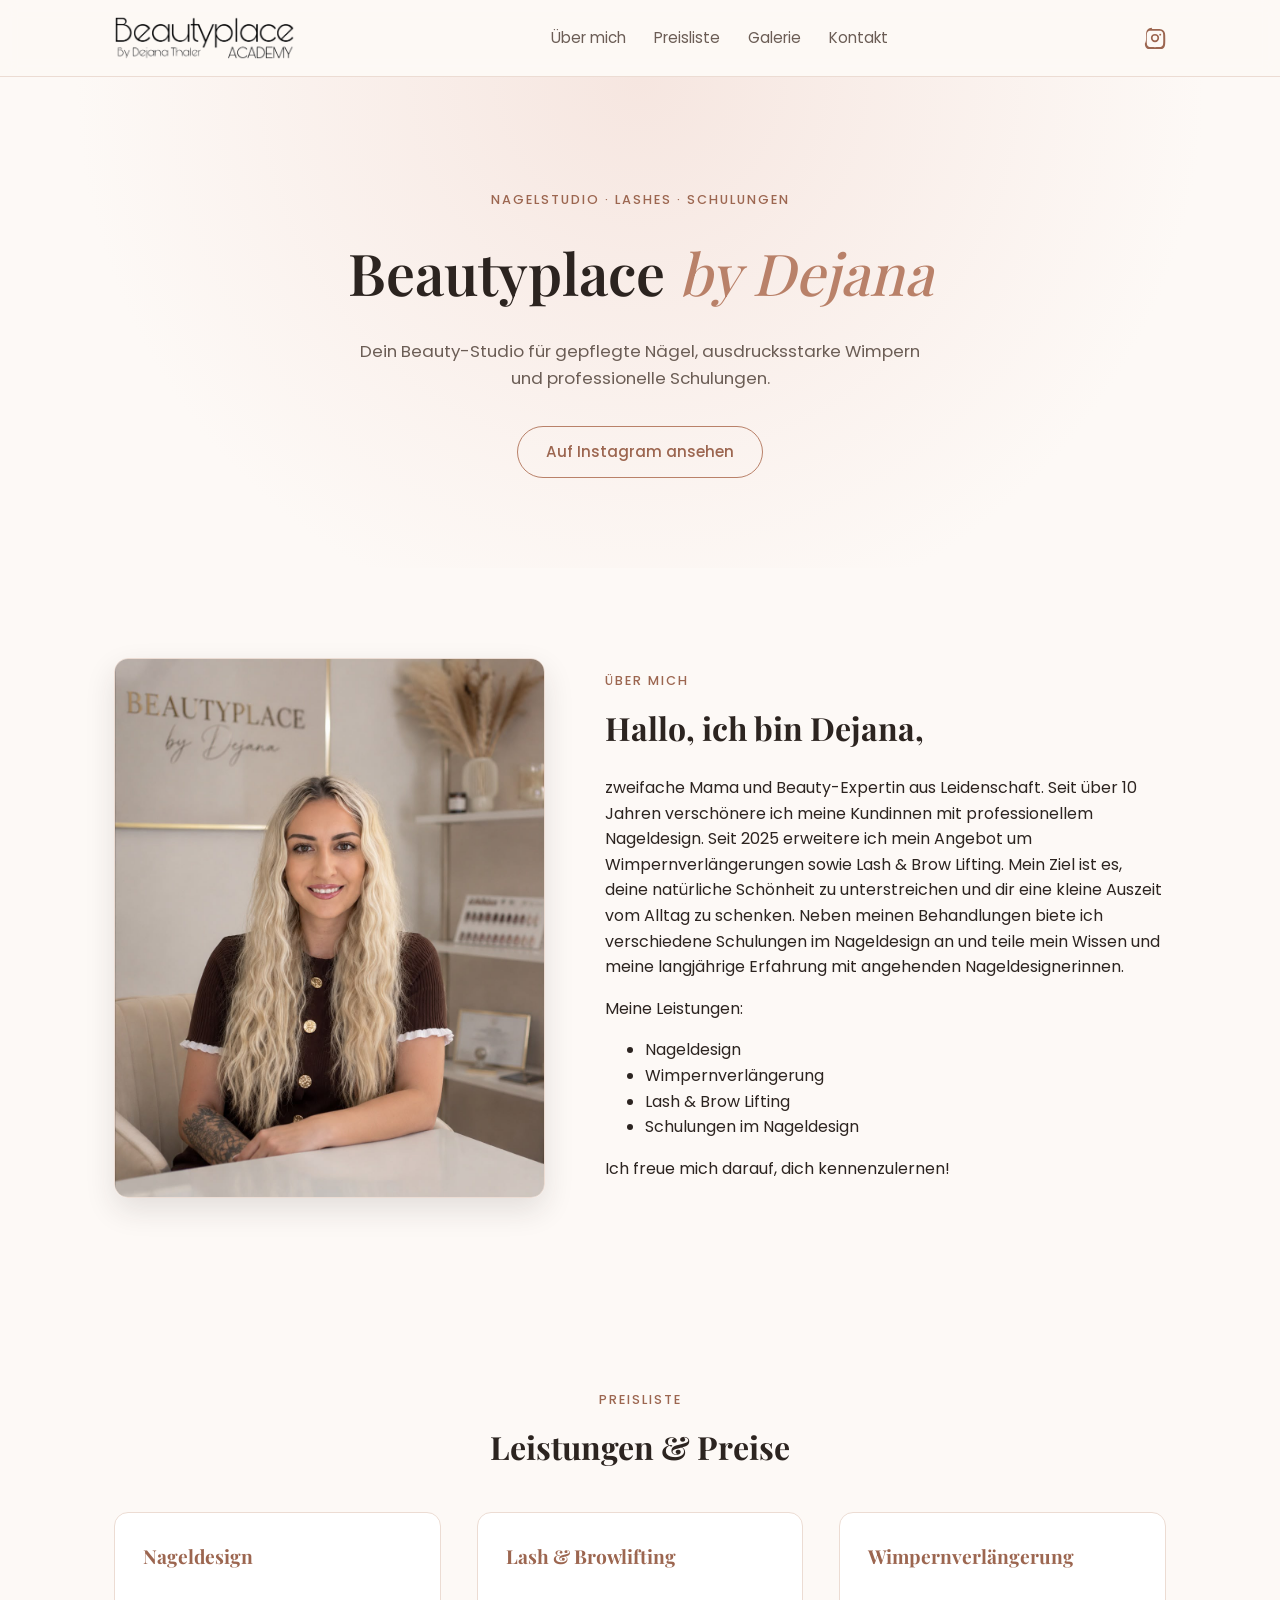
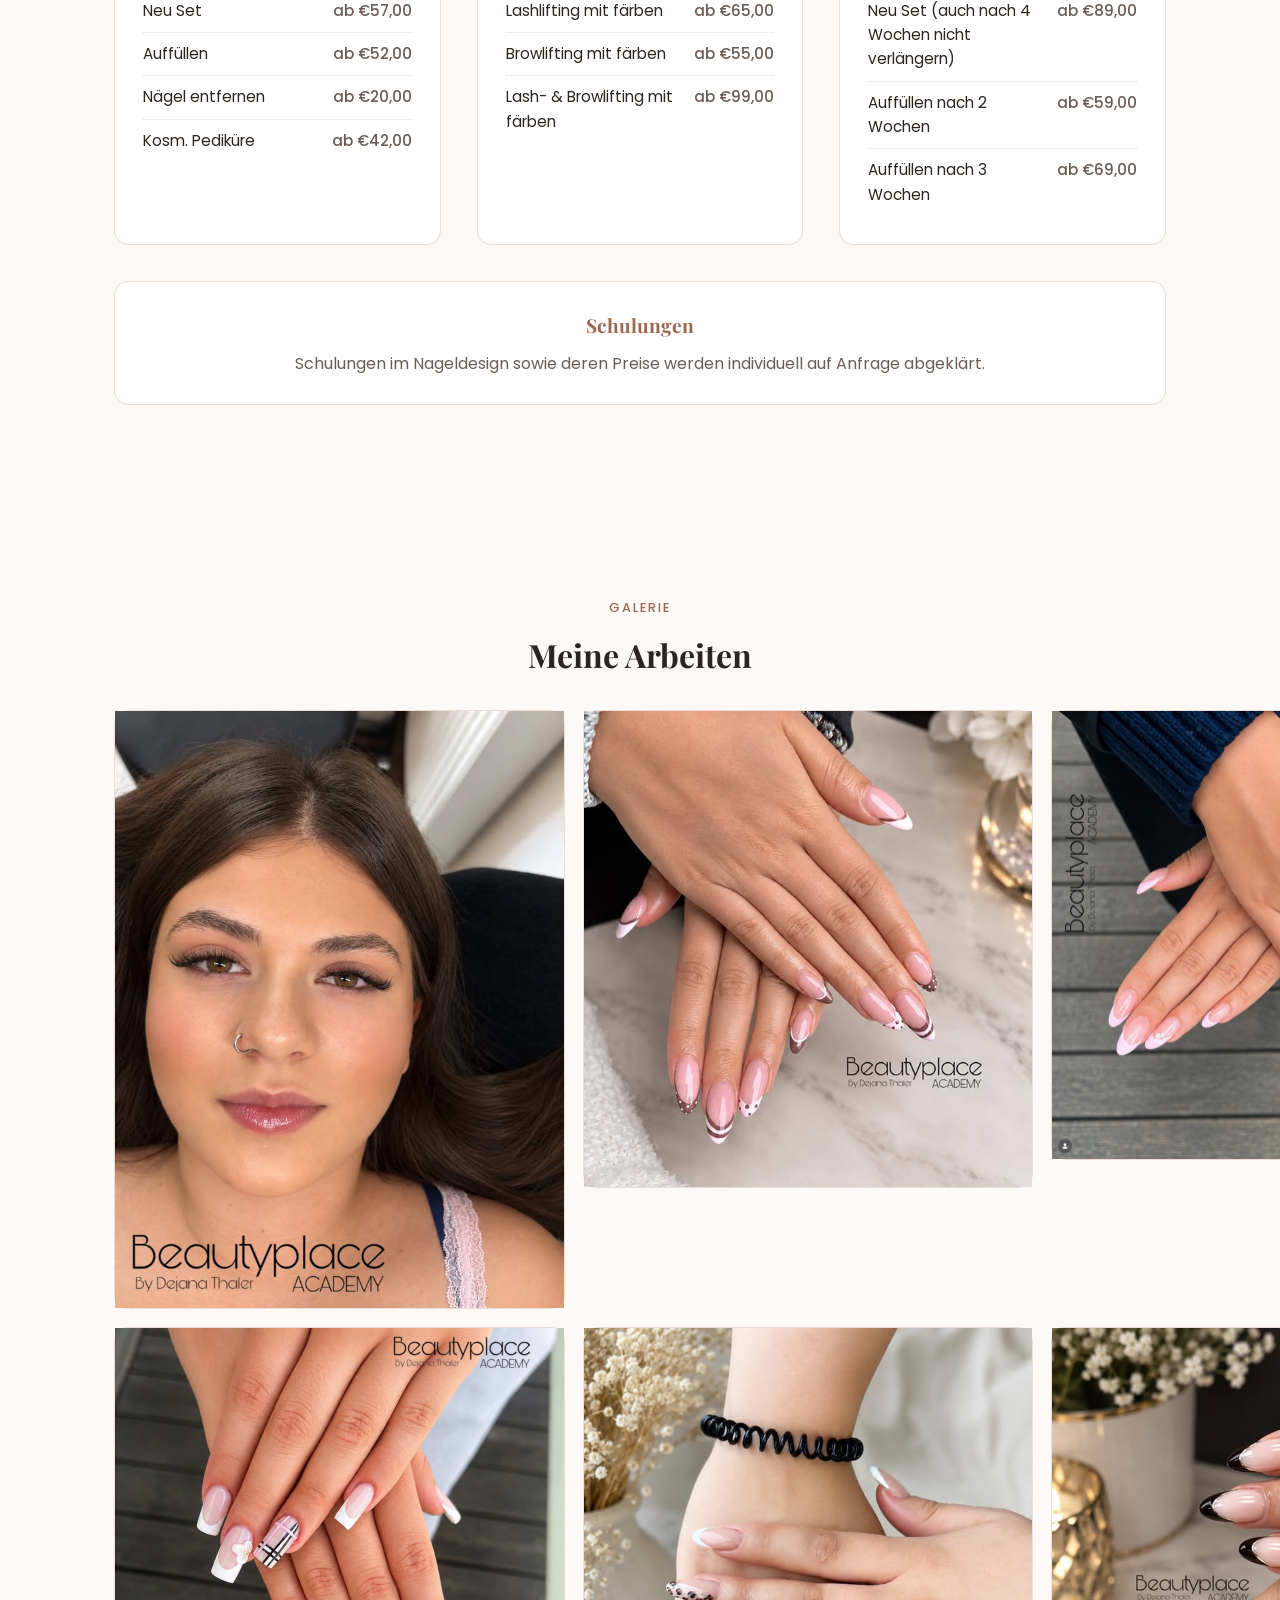
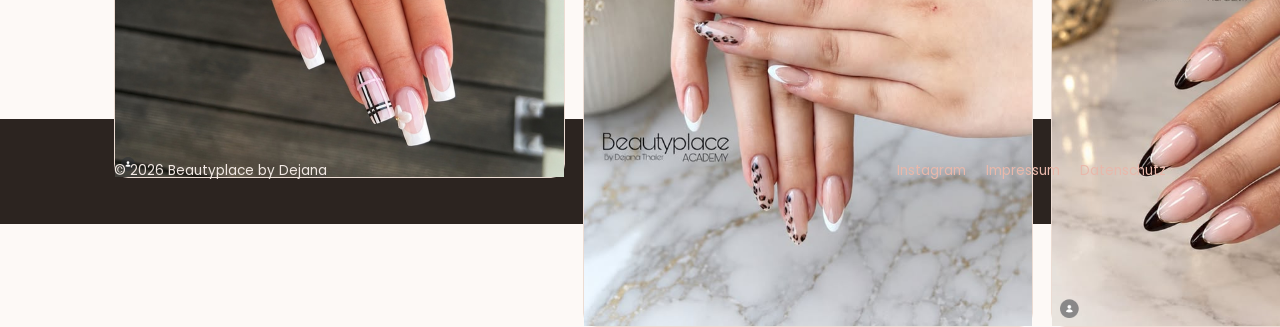
<file: index.html>
<!DOCTYPE html>
<html lang="de">
<head>
<meta charset="UTF-8">
<meta name="viewport" content="width=device-width, initial-scale=1.0">
<title>Beautyplace by Dejana</title>
<meta name="description" content="Beautyplace by Dejana – Nagelstudio, Lashes &amp; Schulungen. Preisliste, Galerie und Kontakt.">
<link rel="stylesheet" href="styles.css">
</head>
<body>

<header class="site-header">
  <div class="container header-inner">
    <a href="#top" class="logo"><img src="./images/logo_header.png" alt="Beautyplace by Dejana Thaler – Academy"></a>
    <nav class="nav">
      <a href="#ueber-uns">Über mich</a>
      <a href="#preise">Preisliste</a>
      <a href="#galerie">Galerie</a>
      <a href="#kontakt">Kontakt</a>
    </nav>
    <a class="ig-link" href="https://www.instagram.com/beautyplace_by_dejana/" target="_blank" rel="noopener">
      <svg viewBox="0 0 24 24" width="22" height="22" fill="currentColor" aria-hidden="true"><path d="M12 2.2c3.2 0 3.6 0 4.8.1 1.2.1 2 .2 2.7.5.7.3 1.3.6 1.9 1.2.6.6.9 1.2 1.2 1.9.3.7.4 1.5.5 2.7.1 1.2.1 1.6.1 4.8s0 3.6-.1 4.8c-.1 1.2-.2 2-.5 2.7-.3.7-.6 1.3-1.2 1.9-.6.6-1.2.9-1.9 1.2-.7.3-1.5.4-2.7.5-1.2.1-1.6.1-4.8.1s-3.6 0-4.8-.1c-1.2-.1-2-.2-2.7-.5-.7-.3-1.3-.6-1.9-1.2-.6-.6-.9-1.2-1.2-1.9-.3-.7-.4-1.5-.5-2.7C2.2 15.6 2.2 15.2 2.2 12s0-3.6.1-4.8c.1-1.2.2-2 .5-2.7.3-.7.6-1.3 1.2-1.9.6-.6 1.2-.9 1.9-1.2.7-.3 1.5-.4 2.7-.5C8.4 2.2 8.8 2.2 12 2.2zm0 1.8c-3.1 0-3.5 0-4.7.1-1 .05-1.6.2-1.9.3-.5.2-.8.4-1.2.8-.4.4-.6.7-.8 1.2-.1.3-.3.9-.3 1.9-.1 1.2-.1 1.6-.1 4.7s0 3.5.1 4.7c.05 1 .2 1.6.3 1.9.2.5.4.8.8 1.2.4.4.7.6 1.2.8.3.1.9.3 1.9.3 1.2.1 1.6.1 4.7.1s3.5 0 4.7-.1c1-.05 1.6-.2 1.9-.3.5-.2.8-.4 1.2-.8.4-.4.6-.7.8-1.2.1-.3.3-.9.3-1.9.1-1.2.1-1.6.1-4.7s0-3.5-.1-4.7c-.05-1-.2-1.6-.3-1.9-.2-.5-.4-.8-.8-1.2-.4-.4-.7-.6-1.2-.8-.3-.1-.9-.3-1.9-.3-1.2-.1-1.6-.1-4.7-.1zm0 3.5a4.5 4.5 0 110 9 4.5 4.5 0 010-9zm0 1.8a2.7 2.7 0 100 5.4 2.7 2.7 0 000-5.4zm5.7-2a1.05 1.05 0 110 2.1 1.05 1.05 0 010-2.1z"/></svg>
    </a>
    <button class="nav-toggle" aria-label="Menü öffnen" aria-expanded="false">
      <span></span><span></span><span></span>
    </button>
  </div>
</header>

<main id="top">

  <section class="hero">
    <div class="container hero-inner">
      <p class="eyebrow">Nagelstudio · Lashes · Schulungen</p>
      <h1>Beautyplace <span>by Dejana</span></h1>
      <p class="hero-sub">Dein Beauty-Studio für gepflegte Nägel, ausdrucksstarke Wimpern und professionelle Schulungen.</p>
      <div class="hero-cta">
        <a href="https://www.instagram.com/beautyplace_by_dejana/" target="_blank" rel="noopener" class="btn btn-ghost">Auf Instagram ansehen</a>
      </div>
    </div>
  </section>

  <section id="ueber-uns" class="section ueber-uns">
    <div class="container two-col">
      <div class="portrait">
        <img src="./images/dejana_1.jpeg" alt="Dejana im Beautyplace-Studio">
      </div>
      <div>
        <p class="section-label">Über mich</p>
        <h2>Hallo, ich bin Dejana,</h2>
        <p>
            zweifache Mama und Beauty-Expertin aus Leidenschaft.

            Seit über 10 Jahren verschönere ich meine Kundinnen mit professionellem Nageldesign. Seit 2025 erweitere ich mein Angebot um Wimpernverlängerungen sowie Lash & Brow Lifting.

            Mein Ziel ist es, deine natürliche Schönheit zu unterstreichen und dir eine kleine Auszeit vom Alltag zu schenken.

            Neben meinen Behandlungen biete ich verschiedene Schulungen im Nageldesign an und teile mein Wissen und meine langjährige Erfahrung mit angehenden Nageldesignerinnen.
            
        </p>
        <p style="font: bold;">Meine Leistungen:</p>
        <ul>
          <li>Nageldesign</li>
          <li>Wimpernverlängerung</li>
          <li>Lash & Brow Lifting</li>
          <li>Schulungen im Nageldesign</li>
        </ul>
        <p>Ich freue mich darauf, dich kennenzulernen!</p>
      </div>
    </div>
  </section>

  <section id="preise" class="section preise">
    <div class="container">
      <p class="section-label center">Preisliste</p>
      <h2 class="center">Leistungen &amp; Preise</h2>

      <div class="price-groups">
        <div class="price-group">
          <h3>Nageldesign</h3>
          <ul class="price-list">
            <li><span>Neu Set</span><span class="dots"></span><span class="price">ab €57,00</span></li>
            <li><span>Auffüllen</span><span class="dots"></span><span class="price">ab €52,00</span></li>
            <li><span>Nägel entfernen</span><span class="dots"></span><span class="price">ab €20,00</span></li>
            <li><span>Kosm. Pediküre</span><span class="dots"></span><span class="price">ab €42,00</span></li>
          </ul>
        </div>

        <div class="price-group">
          <h3>Lash & Browlifting</h3>
          <ul class="price-list">
            <li><span>Lashlifting mit färben</span><span class="dots"></span><span class="price">ab €65,00</span></li>
            <li><span>Browlifting mit färben</span><span class="dots"></span><span class="price">ab €55,00</span></li>
            <li><span>Lash- & Browlifting mit färben</span><span class="dots"></span><span class="price">ab €99,00</span></li>
          </ul>
        </div>

        <div class="price-group">
          <h3>Wimpernverlängerung</h3>
          <ul class="price-list">
            <li><span>Neu Set (auch nach 4 Wochen nicht verlängern)</span><span class="dots"></span><span class="price">ab €89,00</span></li>
            <li><span>Auffüllen nach 2 Wochen</span><span class="dots"></span><span class="price">ab €59,00</span></li>
            <li><span>Auffüllen nach 3 Wochen</span><span class="dots"></span><span class="price">ab €69,00</span></li>
          </ul>
        </div>
      </div>

      <div class="price-note">
        <h3>Schulungen</h3>
        <p>Schulungen im Nageldesign sowie deren Preise werden individuell auf Anfrage abgeklärt.</p>
      </div>
    </div>
  </section>

  <section id="galerie" class="section galerie">
    <div class="container">
      <p class="section-label center">Galerie</p>
      <h2 class="center">Meine Arbeiten</h2>
      <div class="gallery-grid">
        <div class="gallery-item"><span><img src="./images/lashes_1.png" alt=""></span></div>
        <div class="gallery-item"><span><img src="./images/nails_1.png" alt=""></span></div>
        <div class="gallery-item"><span><img src="./images/nails_2.png" alt=""></span></div>
        <div class="gallery-item"><span><img src="./images/nails_3.png" alt=""></span></div>
        <div class="gallery-item"><span><img src="./images/nails_4.png" alt=""></span></div>
        <div class="gallery-item"><span><img src="./images/nails_5.png" alt=""></span></div>
      </div>
    </div>
  </section>

</main>

<footer class="site-footer">
  <div class="container footer-inner">
    <p>&copy; <span id="year"></span> Beautyplace by Dejana</p>
    <div class="footer-links">
      <a href="https://www.instagram.com/beautyplace_by_dejana/" target="_blank" rel="noopener">Instagram</a>
      <a href="impressum.html">Impressum</a>
      <a href="datenschutz.html">Datenschutz</a>
    </div>
  </div>
</footer>

<script src="script.js"></script>
</body>
</html>
</file>
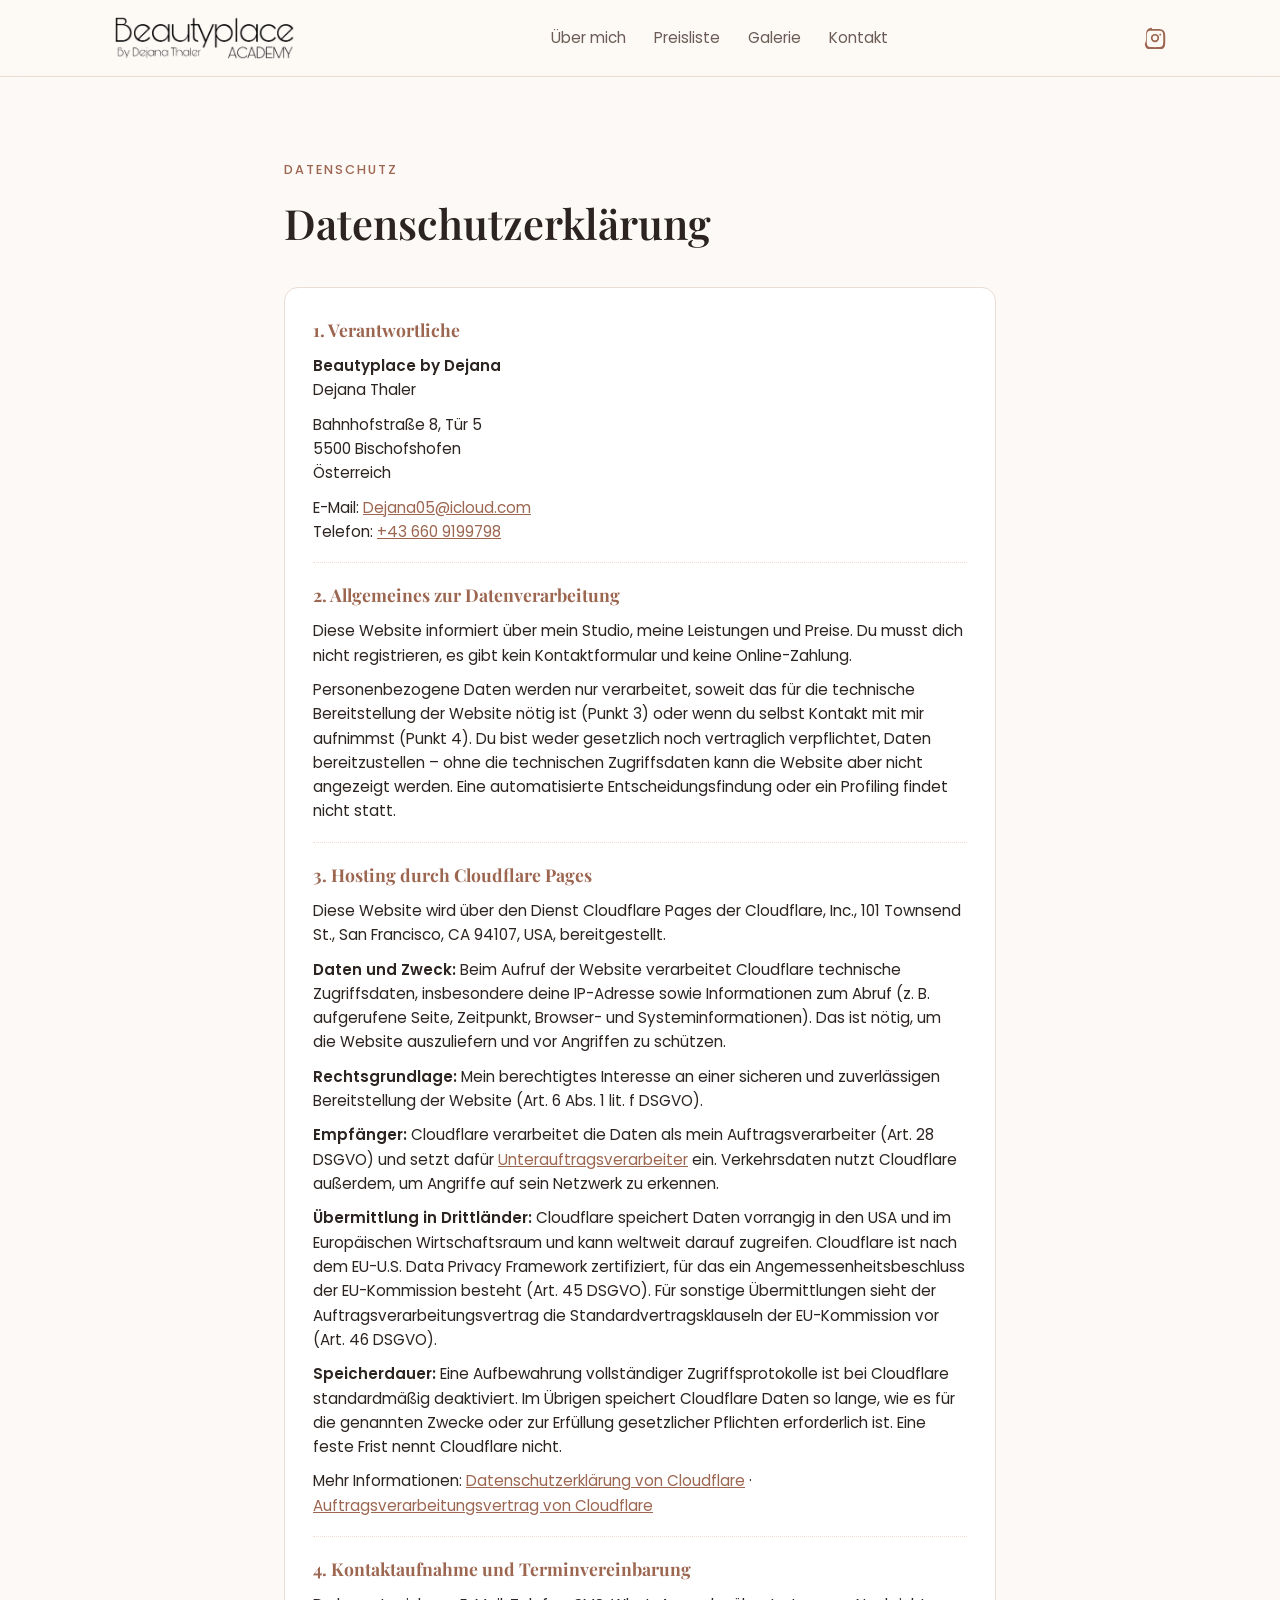
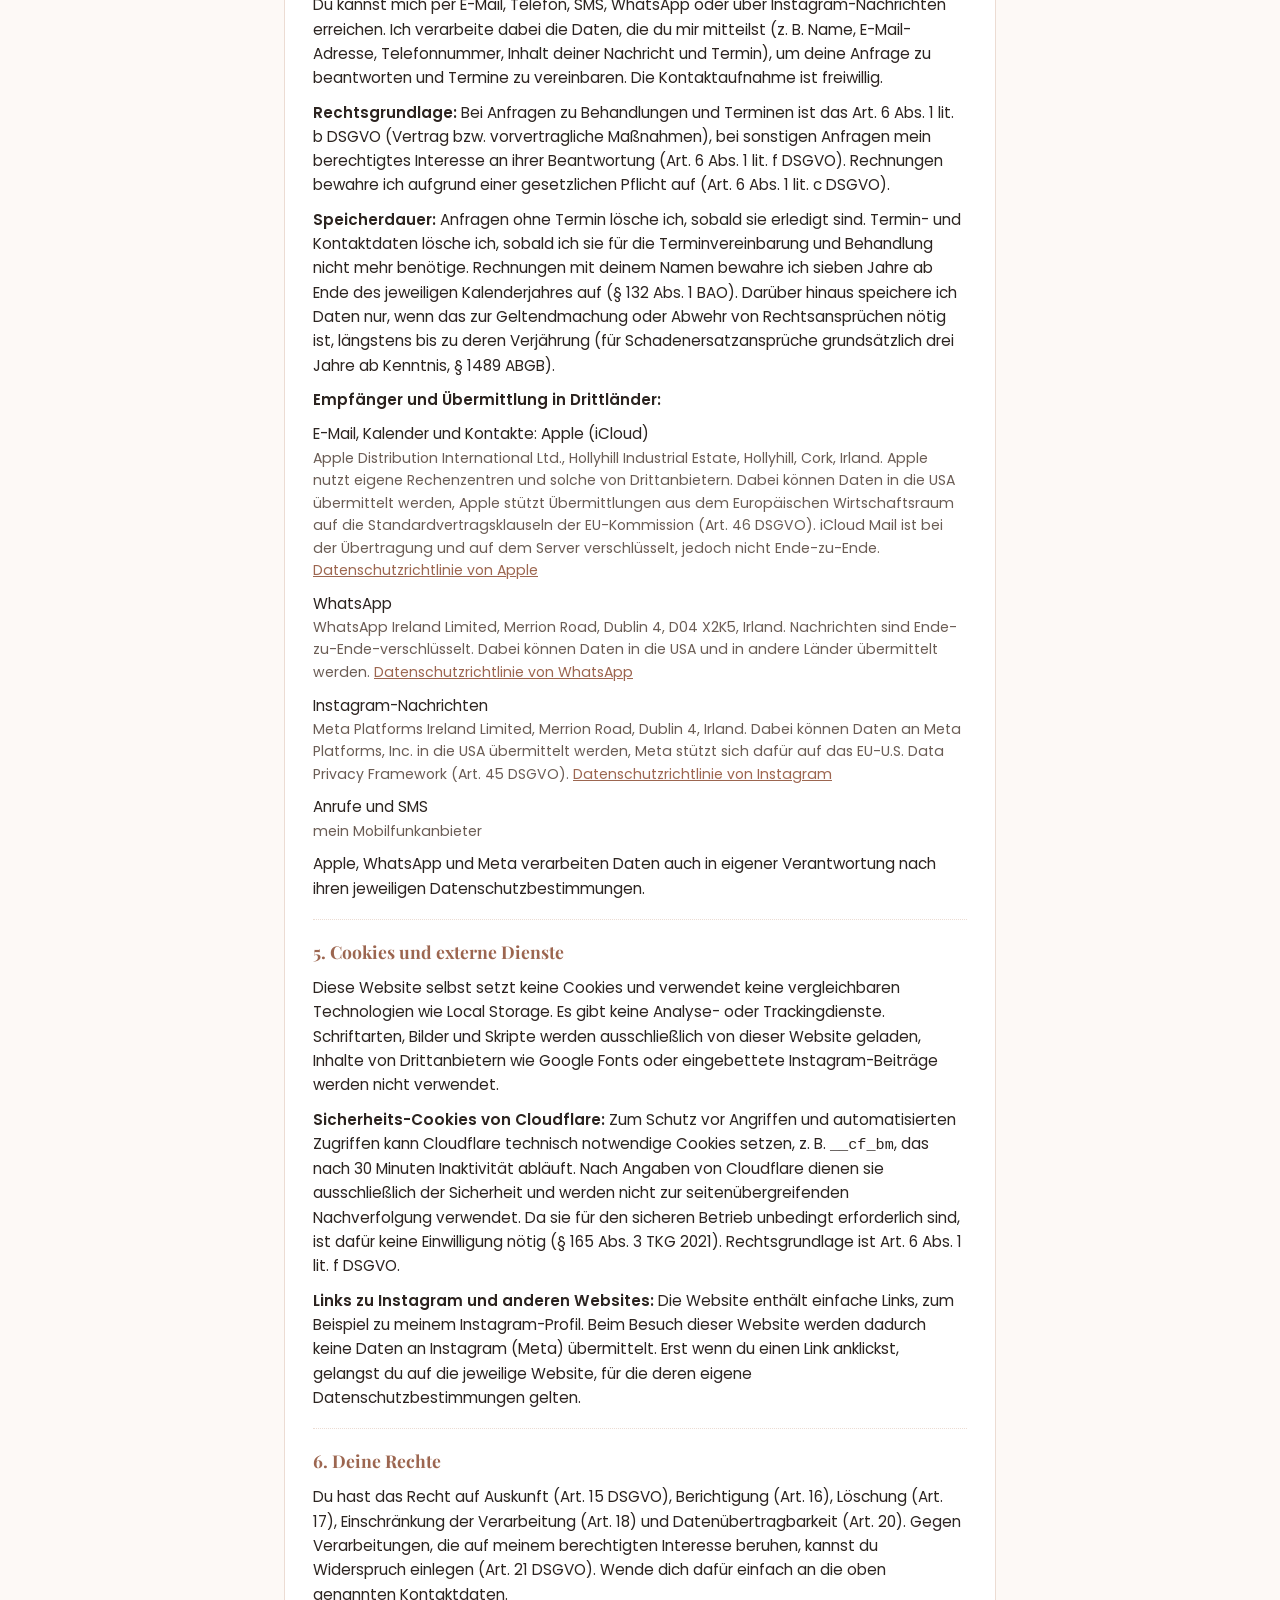
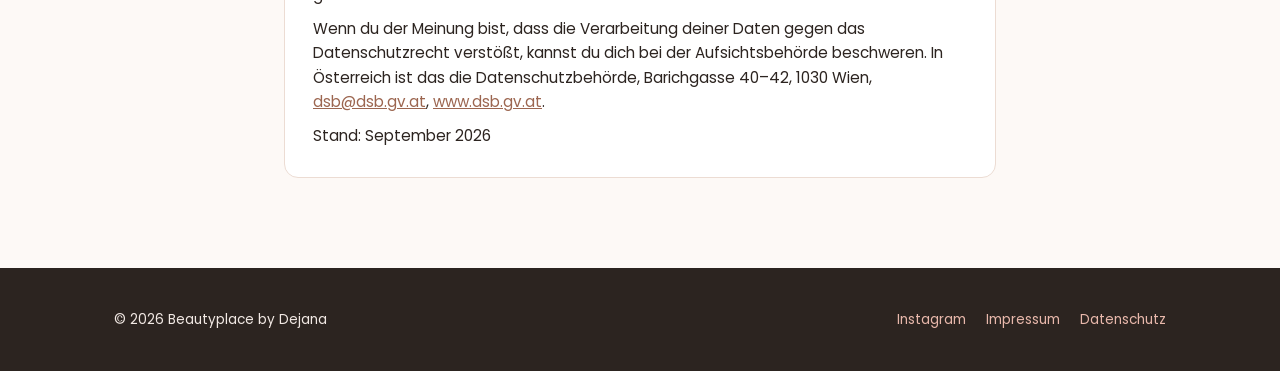
<file: datenschutz.html>
<!DOCTYPE html>
<html lang="de">
<head>
<meta charset="UTF-8">
<meta name="viewport" content="width=device-width, initial-scale=1.0">
<title>Datenschutz – Beautyplace by Dejana</title>
<meta name="description" content="Datenschutzerklärung von Beautyplace by Dejana – Informationen zur Verarbeitung personenbezogener Daten gemäß DSGVO.">
<link rel="stylesheet" href="styles.css">
</head>
<body>

<header class="site-header">
  <div class="container header-inner">
    <a href="index.html" class="logo"><img src="./images/logo_header.png" alt="Beautyplace by Dejana Thaler – Academy"></a>
    <nav class="nav">
      <a href="index.html#ueber-uns">Über mich</a>
      <a href="index.html#preise">Preisliste</a>
      <a href="index.html#galerie">Galerie</a>
      <a href="index.html#kontakt">Kontakt</a>
    </nav>
    <a class="ig-link" href="https://www.instagram.com/beautyplace_by_dejana/" target="_blank" rel="noopener">
      <svg viewBox="0 0 24 24" width="22" height="22" fill="currentColor" aria-hidden="true"><path d="M12 2.2c3.2 0 3.6 0 4.8.1 1.2.1 2 .2 2.7.5.7.3 1.3.6 1.9 1.2.6.6.9 1.2 1.2 1.9.3.7.4 1.5.5 2.7.1 1.2.1 1.6.1 4.8s0 3.6-.1 4.8c-.1 1.2-.2 2-.5 2.7-.3.7-.6 1.3-1.2 1.9-.6.6-1.2.9-1.9 1.2-.7.3-1.5.4-2.7.5-1.2.1-1.6.1-4.8.1s-3.6 0-4.8-.1c-1.2-.1-2-.2-2.7-.5-.7-.3-1.3-.6-1.9-1.2-.6-.6-.9-1.2-1.2-1.9-.3-.7-.4-1.5-.5-2.7C2.2 15.6 2.2 15.2 2.2 12s0-3.6.1-4.8c.1-1.2.2-2 .5-2.7.3-.7.6-1.3 1.2-1.9.6-.6 1.2-.9 1.9-1.2.7-.3 1.5-.4 2.7-.5C8.4 2.2 8.8 2.2 12 2.2zm0 1.8c-3.1 0-3.5 0-4.7.1-1 .05-1.6.2-1.9.3-.5.2-.8.4-1.2.8-.4.4-.6.7-.8 1.2-.1.3-.3.9-.3 1.9-.1 1.2-.1 1.6-.1 4.7s0 3.5.1 4.7c.05 1 .2 1.6.3 1.9.2.5.4.8.8 1.2.4.4.7.6 1.2.8.3.1.9.3 1.9.3 1.2.1 1.6.1 4.7.1s3.5 0 4.7-.1c1-.05 1.6-.2 1.9-.3.5-.2.8-.4 1.2-.8.4-.4.6-.7.8-1.2.1-.3.3-.9.3-1.9.1-1.2.1-1.6.1-4.7s0-3.5-.1-4.7c-.05-1-.2-1.6-.3-1.9-.2-.5-.4-.8-.8-1.2-.4-.4-.7-.6-1.2-.8-.3-.1-.9-.3-1.9-.3-1.2-.1-1.6-.1-4.7-.1zm0 3.5a4.5 4.5 0 110 9 4.5 4.5 0 010-9zm0 1.8a2.7 2.7 0 100 5.4 2.7 2.7 0 000-5.4zm5.7-2a1.05 1.05 0 110 2.1 1.05 1.05 0 010-2.1z"/></svg>
    </a>
    <button class="nav-toggle" aria-label="Menü öffnen" aria-expanded="false">
      <span></span><span></span><span></span>
    </button>
  </div>
</header>

<main id="top">

  <section class="section impressum">
    <div class="container impressum-inner">
      <p class="section-label">Datenschutz</p>
      <h1>Datenschutzerklärung</h1>

      <div class="impressum-card">
        <div class="impressum-block">
          <h2>1. Verantwortliche</h2>
          <p><strong>Beautyplace by Dejana</strong><br>Dejana Thaler</p>
          <p>Bahnhofstraße 8, Tür 5<br>5500 Bischofshofen<br>Österreich</p>
          <p>E-Mail: <a href="mailto:Dejana05@icloud.com">Dejana05@icloud.com</a><br>Telefon: <a href="tel:+436609199798">+43 660 9199798</a></p>
        </div>

        <div class="impressum-block">
          <h2>2. Allgemeines zur Datenverarbeitung</h2>
          <p>Diese Website informiert über mein Studio, meine Leistungen und Preise. Du musst dich nicht registrieren, es gibt kein Kontaktformular und keine Online-Zahlung.</p>
          <p>Personenbezogene Daten werden nur verarbeitet, soweit das für die technische Bereitstellung der Website nötig ist (Punkt 3) oder wenn du selbst Kontakt mit mir aufnimmst (Punkt 4). Du bist weder gesetzlich noch vertraglich verpflichtet, Daten bereitzustellen – ohne die technischen Zugriffsdaten kann die Website aber nicht angezeigt werden. Eine automatisierte Entscheidungsfindung oder ein Profiling findet nicht statt.</p>
        </div>

        <div class="impressum-block">
          <h2>3. Hosting durch Cloudflare Pages</h2>
          <p>Diese Website wird über den Dienst Cloudflare Pages der Cloudflare, Inc., 101 Townsend St., San Francisco, CA 94107, USA, bereitgestellt.</p>
          <p><strong>Daten und Zweck:</strong> Beim Aufruf der Website verarbeitet Cloudflare technische Zugriffsdaten, insbesondere deine IP-Adresse sowie Informationen zum Abruf (z. B. aufgerufene Seite, Zeitpunkt, Browser- und Systeminformationen). Das ist nötig, um die Website auszuliefern und vor Angriffen zu schützen.</p>
          <p><strong>Rechtsgrundlage:</strong> Mein berechtigtes Interesse an einer sicheren und zuverlässigen Bereitstellung der Website (Art. 6 Abs. 1 lit. f DSGVO).</p>
          <p><strong>Empfänger:</strong> Cloudflare verarbeitet die Daten als mein Auftragsverarbeiter (Art. 28 DSGVO) und setzt dafür <a href="https://www.cloudflare.com/gdpr/subprocessors/" target="_blank" rel="noopener">Unterauftragsverarbeiter</a> ein. Verkehrsdaten nutzt Cloudflare außerdem, um Angriffe auf sein Netzwerk zu erkennen.</p>
          <p><strong>Übermittlung in Drittländer:</strong> Cloudflare speichert Daten vorrangig in den USA und im Europäischen Wirtschaftsraum und kann weltweit darauf zugreifen. Cloudflare ist nach dem EU-U.S. Data Privacy Framework zertifiziert, für das ein Angemessenheitsbeschluss der EU-Kommission besteht (Art. 45 DSGVO). Für sonstige Übermittlungen sieht der Auftragsverarbeitungsvertrag die Standardvertragsklauseln der EU-Kommission vor (Art. 46 DSGVO).</p>
          <p><strong>Speicherdauer:</strong> Eine Aufbewahrung vollständiger Zugriffsprotokolle ist bei Cloudflare standardmäßig deaktiviert. Im Übrigen speichert Cloudflare Daten so lange, wie es für die genannten Zwecke oder zur Erfüllung gesetzlicher Pflichten erforderlich ist. Eine feste Frist nennt Cloudflare nicht.</p>
          <p>Mehr Informationen: <a href="https://www.cloudflare.com/privacypolicy/" target="_blank" rel="noopener">Datenschutzerklärung von Cloudflare</a> · <a href="https://www.cloudflare.com/cloudflare-customer-dpa/" target="_blank" rel="noopener">Auftragsverarbeitungsvertrag von Cloudflare</a></p>
        </div>

        <div class="impressum-block">
          <h2>4. Kontaktaufnahme und Terminvereinbarung</h2>
          <p>Du kannst mich per E-Mail, Telefon, SMS, WhatsApp oder über Instagram-Nachrichten erreichen. Ich verarbeite dabei die Daten, die du mir mitteilst (z. B. Name, E-Mail-Adresse, Telefonnummer, Inhalt deiner Nachricht und Termin), um deine Anfrage zu beantworten und Termine zu vereinbaren. Die Kontaktaufnahme ist freiwillig.</p>
          <p><strong>Rechtsgrundlage:</strong> Bei Anfragen zu Behandlungen und Terminen ist das Art. 6 Abs. 1 lit. b DSGVO (Vertrag bzw. vorvertragliche Maßnahmen), bei sonstigen Anfragen mein berechtigtes Interesse an ihrer Beantwortung (Art. 6 Abs. 1 lit. f DSGVO). Rechnungen bewahre ich aufgrund einer gesetzlichen Pflicht auf (Art. 6 Abs. 1 lit. c DSGVO).</p>
          <p><strong>Speicherdauer:</strong> Anfragen ohne Termin lösche ich, sobald sie erledigt sind. Termin- und Kontaktdaten lösche ich, sobald ich sie für die Terminvereinbarung und Behandlung nicht mehr benötige. Rechnungen mit deinem Namen bewahre ich sieben Jahre ab Ende des jeweiligen Kalenderjahres auf (§ 132 Abs. 1 BAO). Darüber hinaus speichere ich Daten nur, wenn das zur Geltendmachung oder Abwehr von Rechtsansprüchen nötig ist, längstens bis zu deren Verjährung (für Schadenersatzansprüche grundsätzlich drei Jahre ab Kenntnis, § 1489 ABGB).</p>
          <p><strong>Empfänger und Übermittlung in Drittländer:</strong></p>
          <ul class="impressum-list">
            <li>E-Mail, Kalender und Kontakte: Apple (iCloud)<span>Apple Distribution International Ltd., Hollyhill Industrial Estate, Hollyhill, Cork, Irland. Apple nutzt eigene Rechenzentren und solche von Drittanbietern. Dabei können Daten in die USA übermittelt werden, Apple stützt Übermittlungen aus dem Europäischen Wirtschaftsraum auf die Standardvertragsklauseln der EU-Kommission (Art. 46 DSGVO). iCloud Mail ist bei der Übertragung und auf dem Server verschlüsselt, jedoch nicht Ende-zu-Ende. <a href="https://www.apple.com/legal/privacy/de-ww/" target="_blank" rel="noopener">Datenschutzrichtlinie von Apple</a></span></li>
            <li>WhatsApp<span>WhatsApp Ireland Limited, Merrion Road, Dublin 4, D04 X2K5, Irland. Nachrichten sind Ende-zu-Ende-verschlüsselt. Dabei können Daten in die USA und in andere Länder übermittelt werden. <a href="https://www.whatsapp.com/legal/privacy-policy-eea" target="_blank" rel="noopener">Datenschutzrichtlinie von WhatsApp</a></span></li>
            <li>Instagram-Nachrichten<span>Meta Platforms Ireland Limited, Merrion Road, Dublin 4, Irland. Dabei können Daten an Meta Platforms, Inc. in die USA übermittelt werden, Meta stützt sich dafür auf das EU-U.S. Data Privacy Framework (Art. 45 DSGVO). <a href="https://privacycenter.instagram.com/policy" target="_blank" rel="noopener">Datenschutzrichtlinie von Instagram</a></span></li>
            <li>Anrufe und SMS<span>mein Mobilfunkanbieter</span></li>
          </ul>
          <p>Apple, WhatsApp und Meta verarbeiten Daten auch in eigener Verantwortung nach ihren jeweiligen Datenschutzbestimmungen.</p>
        </div>

        <div class="impressum-block">
          <h2>5. Cookies und externe Dienste</h2>
          <p>Diese Website selbst setzt keine Cookies und verwendet keine vergleichbaren Technologien wie Local Storage. Es gibt keine Analyse- oder Trackingdienste. Schriftarten, Bilder und Skripte werden ausschließlich von dieser Website geladen, Inhalte von Drittanbietern wie Google Fonts oder eingebettete Instagram-Beiträge werden nicht verwendet.</p>
          <p><strong>Sicherheits-Cookies von Cloudflare:</strong> Zum Schutz vor Angriffen und automatisierten Zugriffen kann Cloudflare technisch notwendige Cookies setzen, z. B. <code>__cf_bm</code>, das nach 30 Minuten Inaktivität abläuft. Nach Angaben von Cloudflare dienen sie ausschließlich der Sicherheit und werden nicht zur seitenübergreifenden Nachverfolgung verwendet. Da sie für den sicheren Betrieb unbedingt erforderlich sind, ist dafür keine Einwilligung nötig (§ 165 Abs. 3 TKG 2021). Rechtsgrundlage ist Art. 6 Abs. 1 lit. f DSGVO.</p>
          <p><strong>Links zu Instagram und anderen Websites:</strong> Die Website enthält einfache Links, zum Beispiel zu meinem Instagram-Profil. Beim Besuch dieser Website werden dadurch keine Daten an Instagram (Meta) übermittelt. Erst wenn du einen Link anklickst, gelangst du auf die jeweilige Website, für die deren eigene Datenschutzbestimmungen gelten.</p>
        </div>

        <div class="impressum-block">
          <h2>6. Deine Rechte</h2>
          <p>Du hast das Recht auf Auskunft (Art. 15 DSGVO), Berichtigung (Art. 16), Löschung (Art. 17), Einschränkung der Verarbeitung (Art. 18) und Datenübertragbarkeit (Art. 20). Gegen Verarbeitungen, die auf meinem berechtigten Interesse beruhen, kannst du Widerspruch einlegen (Art. 21 DSGVO). Wende dich dafür einfach an die oben genannten Kontaktdaten.</p>
          <p>Wenn du der Meinung bist, dass die Verarbeitung deiner Daten gegen das Datenschutzrecht verstößt, kannst du dich bei der Aufsichtsbehörde beschweren. In Österreich ist das die Datenschutzbehörde, Barichgasse 40–42, 1030 Wien, <a href="mailto:dsb@dsb.gv.at">dsb@dsb.gv.at</a>, <a href="https://www.dsb.gv.at/" target="_blank" rel="noopener">www.dsb.gv.at</a>.</p>
          <p>Stand: September 2026</p>
        </div>
      </div>
    </div>
  </section>

</main>

<footer class="site-footer">
  <div class="container footer-inner">
    <p>&copy; <span id="year"></span> Beautyplace by Dejana</p>
    <div class="footer-links">
      <a href="https://www.instagram.com/beautyplace_by_dejana/" target="_blank" rel="noopener">Instagram</a>
      <a href="impressum.html">Impressum</a>
      <a href="datenschutz.html" aria-current="page">Datenschutz</a>
    </div>
  </div>
</footer>

<script src="script.js"></script>
</body>
</html>
</file>
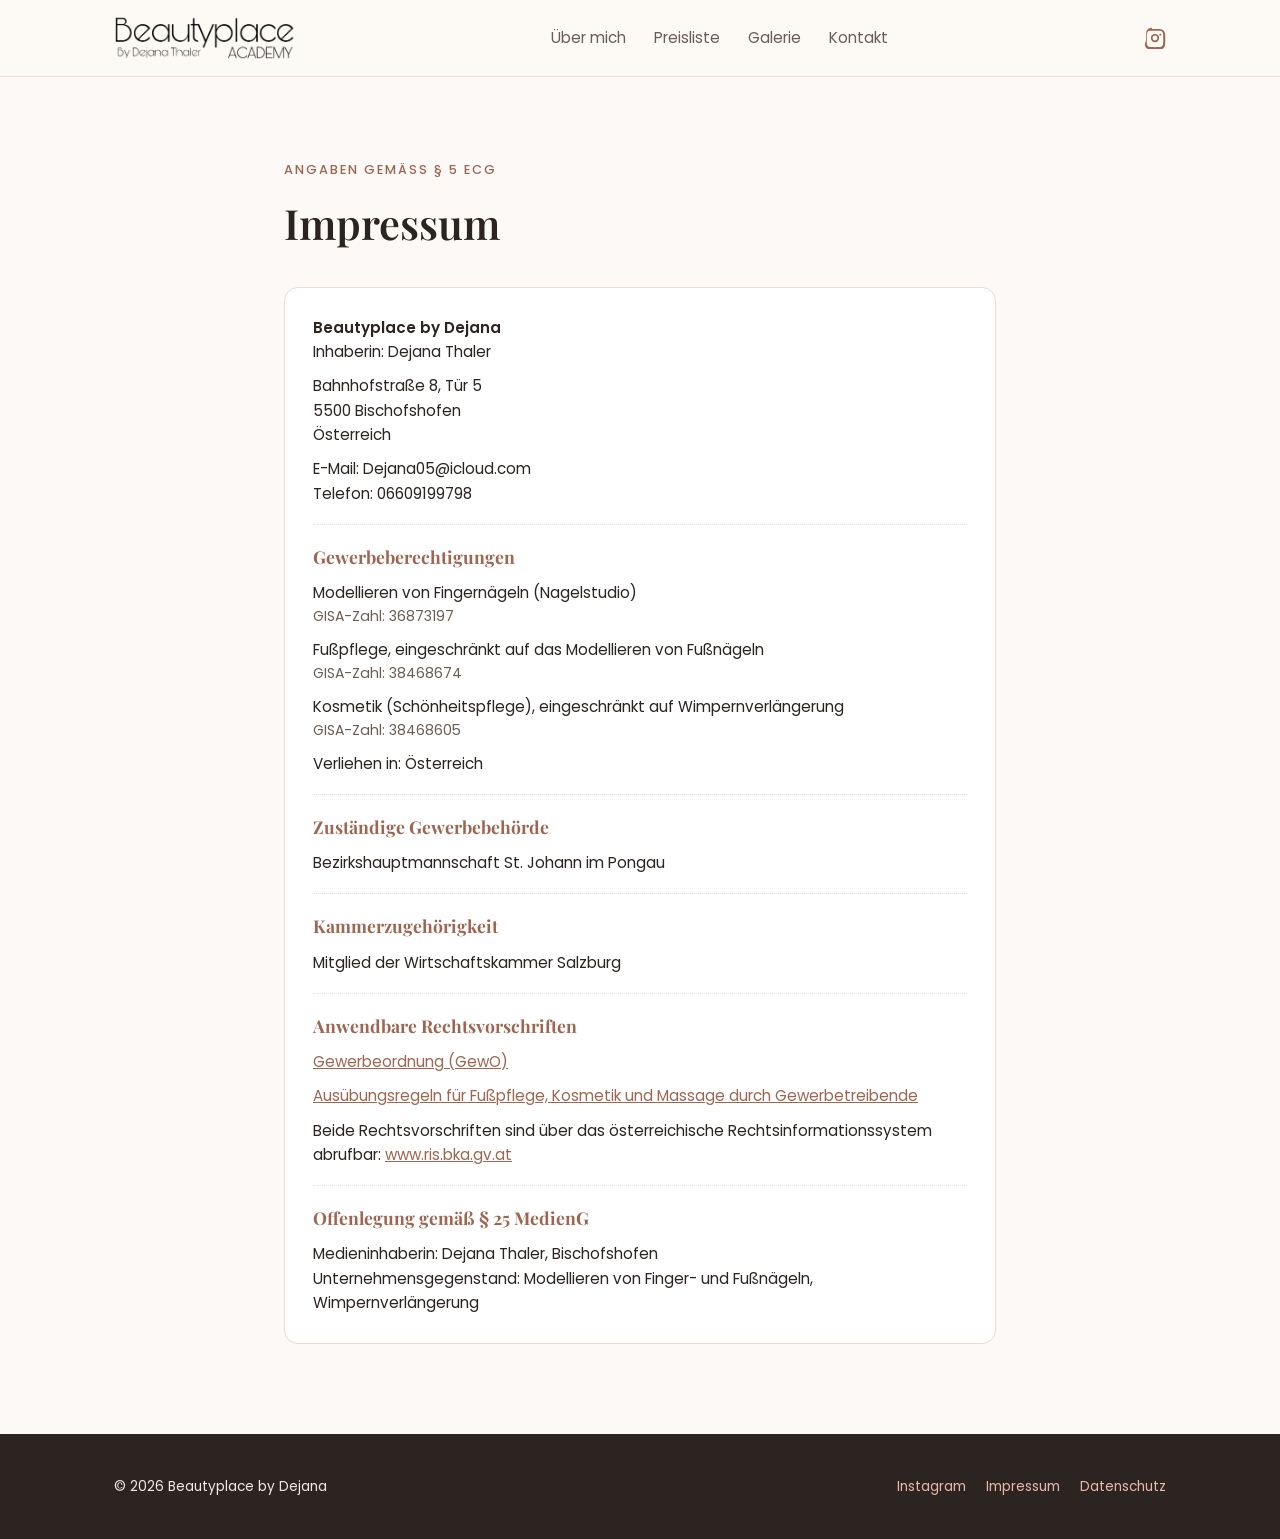
<file: impressum.html>
<!DOCTYPE html>
<html lang="de">
<head>
<meta charset="UTF-8">
<meta name="viewport" content="width=device-width, initial-scale=1.0">
<title>Impressum – Beautyplace by Dejana</title>
<meta name="description" content="Impressum von Beautyplace by Dejana – Angaben gemäß § 5 ECG und Offenlegung gemäß § 25 MedienG.">
<link rel="stylesheet" href="styles.css">
</head>
<body>

<header class="site-header">
  <div class="container header-inner">
    <a href="index.html" class="logo"><img src="./images/logo_header.png" alt="Beautyplace by Dejana Thaler – Academy"></a>
    <nav class="nav">
      <a href="index.html#ueber-uns">Über mich</a>
      <a href="index.html#preise">Preisliste</a>
      <a href="index.html#galerie">Galerie</a>
      <a href="index.html#kontakt">Kontakt</a>
    </nav>
    <a class="ig-link" href="https://www.instagram.com/beautyplace_by_dejana/" target="_blank" rel="noopener">
      <svg viewBox="0 0 24 24" width="22" height="22" fill="currentColor" aria-hidden="true"><path d="M12 2.2c3.2 0 3.6 0 4.8.1 1.2.1 2 .2 2.7.5.7.3 1.3.6 1.9 1.2.6.6.9 1.2 1.2 1.9.3.7.4 1.5.5 2.7.1 1.2.1 1.6.1 4.8s0 3.6-.1 4.8c-.1 1.2-.2 2-.5 2.7-.3.7-.6 1.3-1.2 1.9-.6.6-1.2.9-1.9 1.2-.7.3-1.5.4-2.7.5-1.2.1-1.6.1-4.8.1s-3.6 0-4.8-.1c-1.2-.1-2-.2-2.7-.5-.7-.3-1.3-.6-1.9-1.2-.6-.6-.9-1.2-1.2-1.9-.3-.7-.4-1.5-.5-2.7C2.2 15.6 2.2 15.2 2.2 12s0-3.6.1-4.8c.1-1.2.2-2 .5-2.7.3-.7.6-1.3 1.2-1.9.6-.6 1.2-.9 1.9-1.2.7-.3 1.5-.4 2.7-.5C8.4 2.2 8.8 2.2 12 2.2zm0 1.8c-3.1 0-3.5 0-4.7.1-1 .05-1.6.2-1.9.3-.5.2-.8.4-1.2.8-.4.4-.6.7-.8 1.2-.1.3-.3.9-.3 1.9-.1 1.2-.1 1.6-.1 4.7s0 3.5.1 4.7c.05 1 .2 1.6.3 1.9.2.5.4.8.8 1.2.4.4.7.6 1.2.8.3.1.9.3 1.9.3 1.2.1 1.6.1 4.7.1s3.5 0 4.7-.1c1-.05 1.6-.2 1.9-.3.5-.2.8-.4 1.2-.8.4-.4.6-.7.8-1.2.1-.3.3-.9.3-1.9.1-1.2.1-1.6.1-4.7s0-3.5-.1-4.7c-.05-1-.2-1.6-.3-1.9-.2-.5-.4-.8-.8-1.2-.4-.4-.7-.6-1.2-.8-.3-.1-.9-.3-1.9-.3-1.2-.1-1.6-.1-4.7-.1zm0 3.5a4.5 4.5 0 110 9 4.5 4.5 0 010-9zm0 1.8a2.7 2.7 0 100 5.4 2.7 2.7 0 000-5.4zm5.7-2a1.05 1.05 0 110 2.1 1.05 1.05 0 010-2.1z"/></svg>
    </a>
    <button class="nav-toggle" aria-label="Menü öffnen" aria-expanded="false">
      <span></span><span></span><span></span>
    </button>
  </div>
</header>

<main id="top">

  <section class="section impressum">
    <div class="container impressum-inner">
      <p class="section-label">Angaben gemäß § 5 ECG</p>
      <h1>Impressum</h1>

      <div class="impressum-card">
        <div class="impressum-block">
          <p><strong>Beautyplace by Dejana</strong><br>Inhaberin: Dejana Thaler</p>
          <p>Bahnhofstraße 8, Tür 5<br>5500 Bischofshofen<br>Österreich</p>
          <p>E-Mail: Dejana05@icloud.com<br>Telefon: 06609199798</p>
        </div>

        <div class="impressum-block">
          <h2>Gewerbeberechtigungen</h2>
          <ul class="impressum-list">
            <li>Modellieren von Fingernägeln (Nagelstudio)<span>GISA-Zahl: 36873197</span></li>
            <li>Fußpflege, eingeschränkt auf das Modellieren von Fußnägeln<span>GISA-Zahl: 38468674</span></li>
            <li>Kosmetik (Schönheitspflege), eingeschränkt auf Wimpernverlängerung<span>GISA-Zahl: 38468605</span></li>
          </ul>
          <p>Verliehen in: Österreich</p>
        </div>

        <div class="impressum-block">
          <h2>Zuständige Gewerbebehörde</h2>
          <p>Bezirkshauptmannschaft St. Johann im Pongau</p>
        </div>

        <div class="impressum-block">
          <h2>Kammerzugehörigkeit</h2>
          <p>Mitglied der Wirtschaftskammer Salzburg</p>
        </div>

        <div class="impressum-block">
          <h2>Anwendbare Rechtsvorschriften</h2>
          <ul class="impressum-list">
            <li><a href="https://www.ris.bka.gv.at/GeltendeFassung.wxe?Abfrage=Bundesnormen&amp;Gesetzesnummer=10007517" target="_blank" rel="noopener">Gewerbeordnung (GewO)</a></li>
            <li><a href="https://www.ris.bka.gv.at/GeltendeFassung.wxe?Abfrage=Bundesnormen&amp;Gesetzesnummer=20005904" target="_blank" rel="noopener">Ausübungsregeln für Fußpflege, Kosmetik und Massage durch Gewerbetreibende</a></li>
          </ul>
          <p>Beide Rechtsvorschriften sind über das österreichische Rechtsinformationssystem abrufbar: <a href="https://www.ris.bka.gv.at/" target="_blank" rel="noopener">www.ris.bka.gv.at</a></p>
        </div>

        <div class="impressum-block">
          <h2>Offenlegung gemäß § 25 MedienG</h2>
          <p>Medieninhaberin: Dejana Thaler, Bischofshofen<br>Unternehmensgegenstand: Modellieren von Finger- und Fußnägeln, Wimpernverlängerung</p>
        </div>
      </div>
    </div>
  </section>

</main>

<footer class="site-footer">
  <div class="container footer-inner">
    <p>&copy; <span id="year"></span> Beautyplace by Dejana</p>
    <div class="footer-links">
      <a href="https://www.instagram.com/beautyplace_by_dejana/" target="_blank" rel="noopener">Instagram</a>
      <a href="impressum.html" aria-current="page">Impressum</a>
      <a href="datenschutz.html">Datenschutz</a>
    </div>
  </div>
</footer>

<script src="script.js"></script>
</body>
</html>
</file>
<file: styles.css>
/* Schriften lokal eingebunden (SIL Open Font License, siehe fonts/OFL-*.txt) */
/* latin-ext */
@font-face {
  font-family: 'Playfair Display';
  font-style: normal;
  font-weight: 500 700;
  font-display: swap;
  src: url('fonts/playfair-display-latin-ext.woff2') format('woff2');
  unicode-range: U+0100-02BA, U+02BD-02C5, U+02C7-02CC, U+02CE-02D7, U+02DD-02FF, U+0304, U+0308, U+0329, U+1D00-1DBF, U+1E00-1E9F, U+1EF2-1EFF, U+2020, U+20A0-20AB, U+20AD-20C0, U+2113, U+2C60-2C7F, U+A720-A7FF;
}
/* latin */
@font-face {
  font-family: 'Playfair Display';
  font-style: normal;
  font-weight: 500 700;
  font-display: swap;
  src: url('fonts/playfair-display-latin.woff2') format('woff2');
  unicode-range: U+0000-00FF, U+0131, U+0152-0153, U+02BB-02BC, U+02C6, U+02DA, U+02DC, U+0304, U+0308, U+0329, U+2000-206F, U+20AC, U+2122, U+2191, U+2193, U+2212, U+2215, U+FEFF, U+FFFD;
}
/* latin-ext */
@font-face {
  font-family: 'Poppins';
  font-style: normal;
  font-weight: 300;
  font-display: swap;
  src: url('fonts/poppins-300-latin-ext.woff2') format('woff2');
  unicode-range: U+0100-02BA, U+02BD-02C5, U+02C7-02CC, U+02CE-02D7, U+02DD-02FF, U+0304, U+0308, U+0329, U+1D00-1DBF, U+1E00-1E9F, U+1EF2-1EFF, U+2020, U+20A0-20AB, U+20AD-20C0, U+2113, U+2C60-2C7F, U+A720-A7FF;
}
/* latin */
@font-face {
  font-family: 'Poppins';
  font-style: normal;
  font-weight: 300;
  font-display: swap;
  src: url('fonts/poppins-300-latin.woff2') format('woff2');
  unicode-range: U+0000-00FF, U+0131, U+0152-0153, U+02BB-02BC, U+02C6, U+02DA, U+02DC, U+0304, U+0308, U+0329, U+2000-206F, U+20AC, U+2122, U+2191, U+2193, U+2212, U+2215, U+FEFF, U+FFFD;
}
/* latin-ext */
@font-face {
  font-family: 'Poppins';
  font-style: normal;
  font-weight: 400;
  font-display: swap;
  src: url('fonts/poppins-400-latin-ext.woff2') format('woff2');
  unicode-range: U+0100-02BA, U+02BD-02C5, U+02C7-02CC, U+02CE-02D7, U+02DD-02FF, U+0304, U+0308, U+0329, U+1D00-1DBF, U+1E00-1E9F, U+1EF2-1EFF, U+2020, U+20A0-20AB, U+20AD-20C0, U+2113, U+2C60-2C7F, U+A720-A7FF;
}
/* latin */
@font-face {
  font-family: 'Poppins';
  font-style: normal;
  font-weight: 400;
  font-display: swap;
  src: url('fonts/poppins-400-latin.woff2') format('woff2');
  unicode-range: U+0000-00FF, U+0131, U+0152-0153, U+02BB-02BC, U+02C6, U+02DA, U+02DC, U+0304, U+0308, U+0329, U+2000-206F, U+20AC, U+2122, U+2191, U+2193, U+2212, U+2215, U+FEFF, U+FFFD;
}
/* latin-ext */
@font-face {
  font-family: 'Poppins';
  font-style: normal;
  font-weight: 500;
  font-display: swap;
  src: url('fonts/poppins-500-latin-ext.woff2') format('woff2');
  unicode-range: U+0100-02BA, U+02BD-02C5, U+02C7-02CC, U+02CE-02D7, U+02DD-02FF, U+0304, U+0308, U+0329, U+1D00-1DBF, U+1E00-1E9F, U+1EF2-1EFF, U+2020, U+20A0-20AB, U+20AD-20C0, U+2113, U+2C60-2C7F, U+A720-A7FF;
}
/* latin */
@font-face {
  font-family: 'Poppins';
  font-style: normal;
  font-weight: 500;
  font-display: swap;
  src: url('fonts/poppins-500-latin.woff2') format('woff2');
  unicode-range: U+0000-00FF, U+0131, U+0152-0153, U+02BB-02BC, U+02C6, U+02DA, U+02DC, U+0304, U+0308, U+0329, U+2000-206F, U+20AC, U+2122, U+2191, U+2193, U+2212, U+2215, U+FEFF, U+FFFD;
}
/* latin-ext */
@font-face {
  font-family: 'Poppins';
  font-style: normal;
  font-weight: 600;
  font-display: swap;
  src: url('fonts/poppins-600-latin-ext.woff2') format('woff2');
  unicode-range: U+0100-02BA, U+02BD-02C5, U+02C7-02CC, U+02CE-02D7, U+02DD-02FF, U+0304, U+0308, U+0329, U+1D00-1DBF, U+1E00-1E9F, U+1EF2-1EFF, U+2020, U+20A0-20AB, U+20AD-20C0, U+2113, U+2C60-2C7F, U+A720-A7FF;
}
/* latin */
@font-face {
  font-family: 'Poppins';
  font-style: normal;
  font-weight: 600;
  font-display: swap;
  src: url('fonts/poppins-600-latin.woff2') format('woff2');
  unicode-range: U+0000-00FF, U+0131, U+0152-0153, U+02BB-02BC, U+02C6, U+02DA, U+02DC, U+0304, U+0308, U+0329, U+2000-206F, U+20AC, U+2122, U+2191, U+2193, U+2212, U+2215, U+FEFF, U+FFFD;
}

:root {
  --blush: #f6e6e0;
  --blush-dark: #e8b8ab;
  --rose-gold: #b98169;
  --rose-gold-dark: #9c6650;
  --cream: #fdf9f6;
  --ink: #2c2420;
  --ink-soft: #6b5d55;
  --border: #ecdcd3;
  --radius: 14px;
  --max-width: 1100px;
}

* { box-sizing: border-box; }
html { scroll-behavior: smooth; }

body {
  margin: 0;
  font-family: 'Poppins', sans-serif;
  color: var(--ink);
  background: var(--cream);
  line-height: 1.6;
}

h1, h2, h3, .logo {
  font-family: 'Playfair Display', serif;
  margin: 0;
}

.container {
  max-width: var(--max-width);
  margin: 0 auto;
  padding: 0 24px;
}

img { max-width: 100%; display: block; }

a { color: inherit; text-decoration: none; }

/* Header */
.site-header {
  position: sticky;
  top: 0;
  z-index: 50;
  background: rgba(253, 249, 246, 0.9);
  backdrop-filter: blur(8px);
  border-bottom: 1px solid var(--border);
}

.header-inner {
  display: flex;
  align-items: center;
  justify-content: space-between;
  padding-top: 16px;
  padding-bottom: 16px;
  gap: 20px;
}

.logo {
  font-size: 1.3rem;
  font-weight: 600;
  color: var(--ink);
  white-space: nowrap;
}
.logo span { color: var(--rose-gold); font-style: italic; font-weight: 500; }
.logo img { height: 44px; width: auto; }

.nav {
  display: flex;
  gap: 28px;
  flex: 1;
  justify-content: center;
}
.nav a {
  font-size: 0.95rem;
  color: var(--ink-soft);
  transition: color .2s;
}
.nav a:hover { color: var(--rose-gold-dark); }

.ig-link {
  color: var(--rose-gold-dark);
  display: flex;
  align-items: center;
}

.nav-toggle {
  display: none;
  flex-direction: column;
  gap: 5px;
  background: none;
  border: none;
  cursor: pointer;
  padding: 6px;
}
.nav-toggle span {
  width: 22px;
  height: 2px;
  background: var(--ink);
  display: block;
}

/* Hero */
.hero {
  padding: 100px 0 90px;
  text-align: center;
  background: radial-gradient(circle at 50% 0%, var(--blush) 0%, var(--cream) 70%);
}
.eyebrow {
  text-transform: uppercase;
  letter-spacing: 2px;
  font-size: 0.8rem;
  color: var(--rose-gold-dark);
  margin-bottom: 16px;
  font-weight: 500;
}
.hero h1 {
  font-size: clamp(2.4rem, 5vw, 3.6rem);
  font-weight: 600;
}
.hero h1 span { color: var(--rose-gold); font-style: italic; font-weight: 500; }
.hero-sub {
  max-width: 560px;
  margin: 20px auto 0;
  color: var(--ink-soft);
  font-size: 1.05rem;
}
.hero-cta {
  margin-top: 34px;
  display: flex;
  gap: 16px;
  justify-content: center;
  flex-wrap: wrap;
}

.btn {
  display: inline-block;
  padding: 13px 28px;
  border-radius: 999px;
  font-size: 0.95rem;
  font-weight: 500;
  transition: transform .15s, box-shadow .15s, background .2s;
}
.btn-primary {
  background: var(--rose-gold);
  color: #fff;
  box-shadow: 0 8px 20px rgba(185, 129, 105, 0.35);
}
.btn-primary:hover { background: var(--rose-gold-dark); transform: translateY(-1px); }
.btn-ghost {
  border: 1.5px solid var(--rose-gold);
  color: var(--rose-gold-dark);
}
.btn-ghost:hover { background: var(--blush); }

/* Sections */
.section { padding: 90px 0; }
.section-label {
  text-transform: uppercase;
  letter-spacing: 2px;
  font-size: 0.8rem;
  color: var(--rose-gold-dark);
  font-weight: 500;
  margin-bottom: 10px;
}
.section h2 { font-size: 2rem; margin-bottom: 22px; }
.center { text-align: center; }
.placeholder-note {
  font-size: 0.85rem;
  color: #b26a56;
  background: #fbeee9;
  border: 1px dashed #e3b7a8;
  padding: 8px 14px;
  border-radius: 8px;
  display: inline-block;
  margin: 4px 0 24px;
}

.two-col {
  display: grid;
  grid-template-columns: 1fr 1.3fr;
  gap: 60px;
  align-items: center;
}

.portrait {
  aspect-ratio: 4 / 5;
  border-radius: var(--radius);
  overflow: hidden;
  border: 1px solid var(--border);
  box-shadow: 0 12px 30px rgba(44, 36, 32, 0.12);
}
.portrait img {
  width: 100%;
  height: 100%;
  object-fit: cover;
  object-position: center 30%;
}

/* Preise */
.price-groups {
  display: grid;
  grid-template-columns: repeat(auto-fit, minmax(260px, 1fr));
  gap: 36px;
  margin-top: 40px;
}
.price-group {
  background: #fff;
  border: 1px solid var(--border);
  border-radius: var(--radius);
  padding: 28px;
}
.price-group h3 {
  font-size: 1.2rem;
  color: var(--rose-gold-dark);
  margin-bottom: 18px;
}
.price-list { list-style: none; margin: 0; padding: 0; }
.price-list li {
  display: flex;
  align-items: baseline;
  gap: 8px;
  padding: 9px 0;
  border-bottom: 1px dotted var(--border);
  font-size: 0.95rem;
}
.price-list li:last-child { border-bottom: none; }
.price-list .dots { flex: 1; }
.price-list .price {
  color: var(--ink-soft);
  font-weight: 500;
  white-space: nowrap;
}
.price-note {
  margin-top: 36px;
  background: #fff;
  border: 1px solid var(--border);
  border-radius: var(--radius);
  padding: 28px;
  text-align: center;
}
.price-note h3 {
  font-size: 1.2rem;
  color: var(--rose-gold-dark);
  margin-bottom: 10px;
}
.price-note p {
  margin: 0;
  color: var(--ink-soft);
}

/* Galerie */
.gallery-grid {
  display: grid;
  grid-template-columns: repeat(3, 1fr);
  gap: 18px;
  margin-top: 30px;
}
.gallery-item {
  aspect-ratio: 1 / 1;
  border-radius: var(--radius);
  background: linear-gradient(135deg, var(--blush) 0%, #f0d3c8 100%);
  display: flex;
  align-items: center;
  justify-content: center;
  color: var(--rose-gold-dark);
  font-size: 0.9rem;
  border: 1px solid var(--border);
}

/* Kontakt */
.contact-list {
  list-style: none;
  padding: 0;
  margin: 0;
  display: flex;
  flex-direction: column;
  gap: 10px;
  font-size: 0.95rem;
}
.contact-list a { color: var(--rose-gold-dark); text-decoration: underline; }

.contact-form {
  background: #fff;
  border: 1px solid var(--border);
  border-radius: var(--radius);
  padding: 28px;
  display: flex;
  flex-direction: column;
  gap: 16px;
}
.contact-form label {
  display: flex;
  flex-direction: column;
  gap: 6px;
  font-size: 0.9rem;
  color: var(--ink-soft);
}
.contact-form input,
.contact-form textarea {
  font-family: inherit;
  font-size: 0.95rem;
  padding: 10px 12px;
  border: 1px solid var(--border);
  border-radius: 8px;
  background: var(--cream);
  color: var(--ink);
}
.contact-form input:focus,
.contact-form textarea:focus {
  outline: 2px solid var(--rose-gold);
  outline-offset: 1px;
}
.form-note {
  font-size: 0.78rem;
  color: var(--ink-soft);
  margin: 0;
}

/* Impressum */
.impressum { padding-top: 70px; }
.impressum-inner { max-width: 760px; }
.impressum h1 {
  font-size: clamp(2rem, 4vw, 2.6rem);
  font-weight: 600;
  margin-bottom: 30px;
}
.impressum-card {
  background: #fff;
  border: 1px solid var(--border);
  border-radius: var(--radius);
  padding: 28px;
}
.impressum-block {
  padding: 18px 0;
  border-bottom: 1px dotted var(--border);
  font-size: 0.95rem;
}
.impressum-block:first-child { padding-top: 0; }
.impressum-block:last-child { padding-bottom: 0; border-bottom: none; }
.impressum-block p { margin: 0 0 10px; }
.impressum-block p:last-child { margin-bottom: 0; }
.impressum-card h2 {
  font-size: 1.1rem;
  color: var(--rose-gold-dark);
  margin-bottom: 10px;
}
.impressum-list {
  list-style: none;
  margin: 0 0 10px;
  padding: 0;
  display: flex;
  flex-direction: column;
  gap: 10px;
}
.impressum-list span {
  display: block;
  color: var(--ink-soft);
  font-size: 0.88rem;
}
.impressum-block a { color: var(--rose-gold-dark); text-decoration: underline; }

/* Footer */
.site-footer {
  background: var(--ink);
  color: #f2e9e4;
  padding: 28px 0;
}
.footer-inner {
  display: flex;
  justify-content: space-between;
  align-items: center;
  flex-wrap: wrap;
  gap: 12px 24px;
  font-size: 0.85rem;
}
.footer-inner a { color: var(--blush-dark); }
.footer-links { display: flex; gap: 20px; }

/* Responsive */
@media (max-width: 780px) {
  .nav {
    display: none;
    position: absolute;
    top: 100%;
    left: 0;
    right: 0;
    background: var(--cream);
    border-bottom: 1px solid var(--border);
    flex-direction: column;
    align-items: center;
    padding: 20px 0;
    gap: 18px;
  }
  .nav.nav-open { display: flex; }
  .nav-toggle { display: flex; }
  .site-header { position: sticky; }
  .header-inner { position: relative; }
  .two-col { grid-template-columns: 1fr; }
  .gallery-grid { grid-template-columns: repeat(2, 1fr); }
}
</file>
